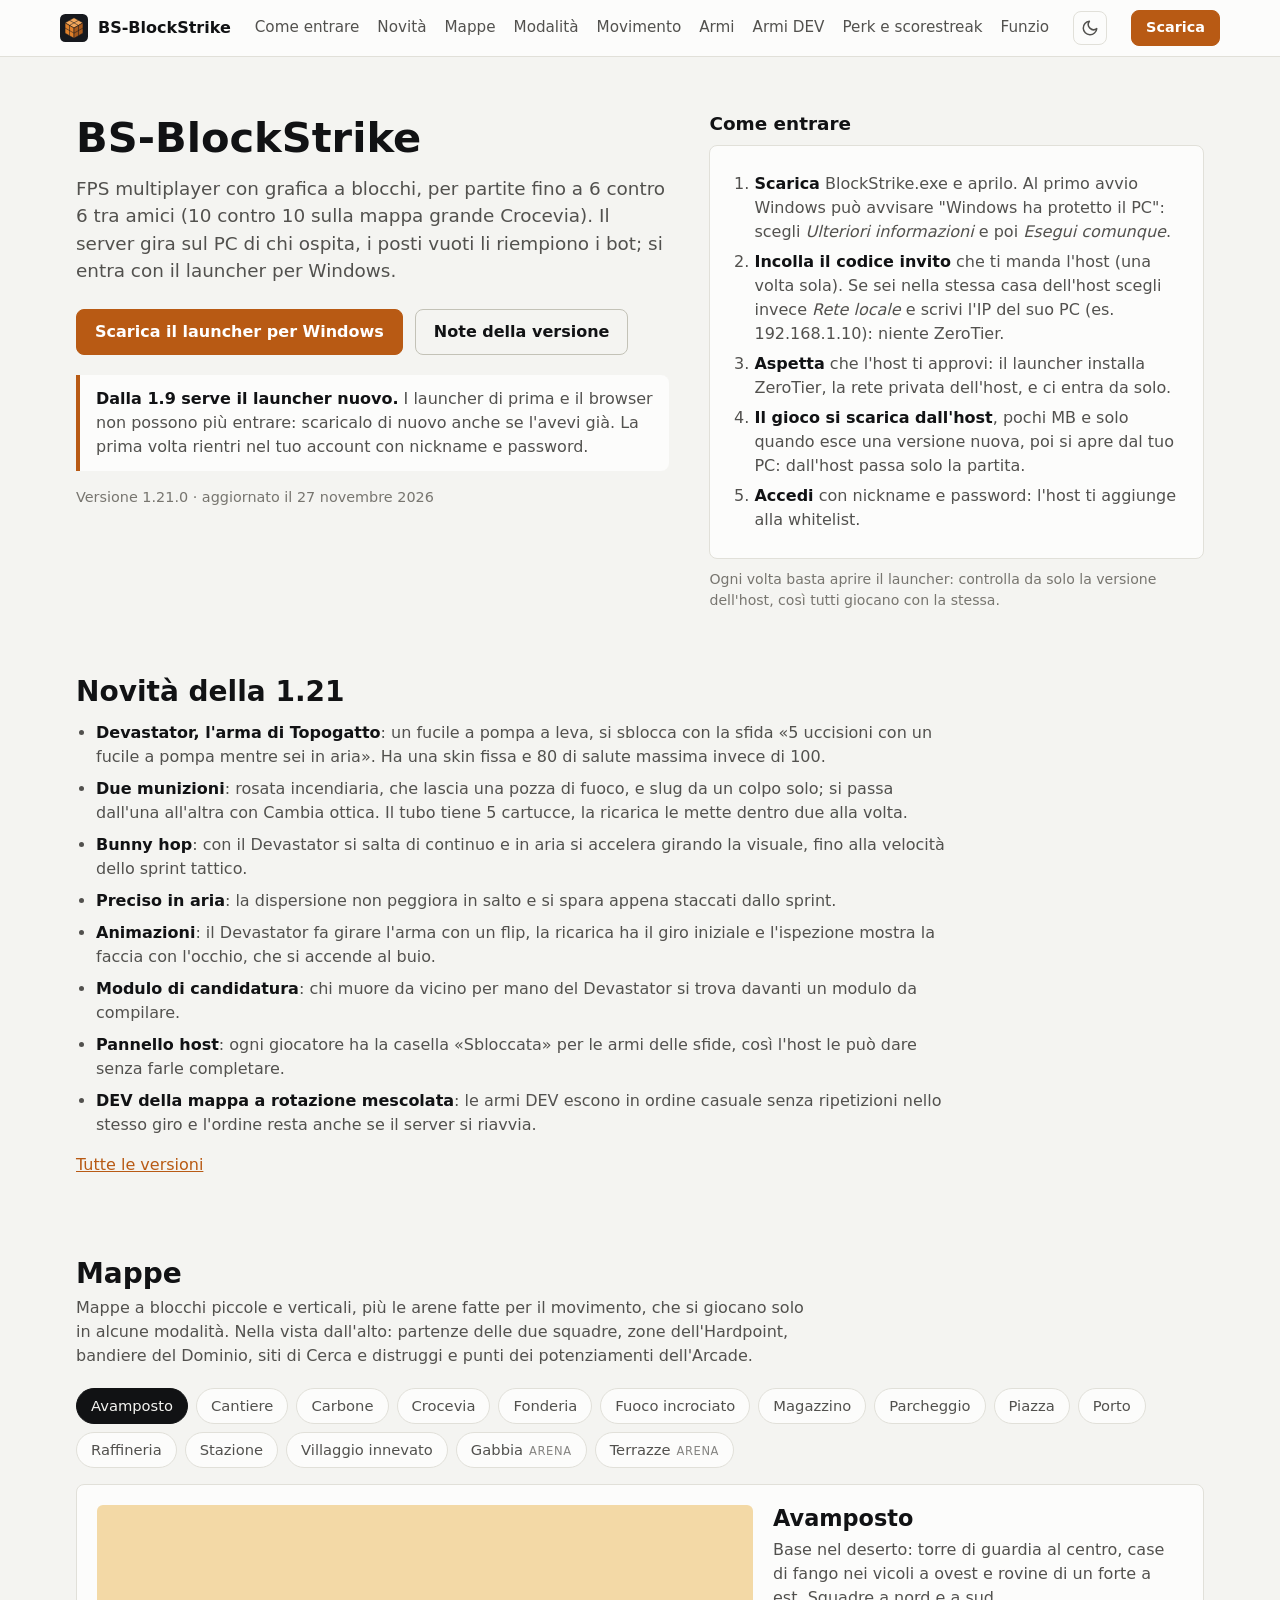
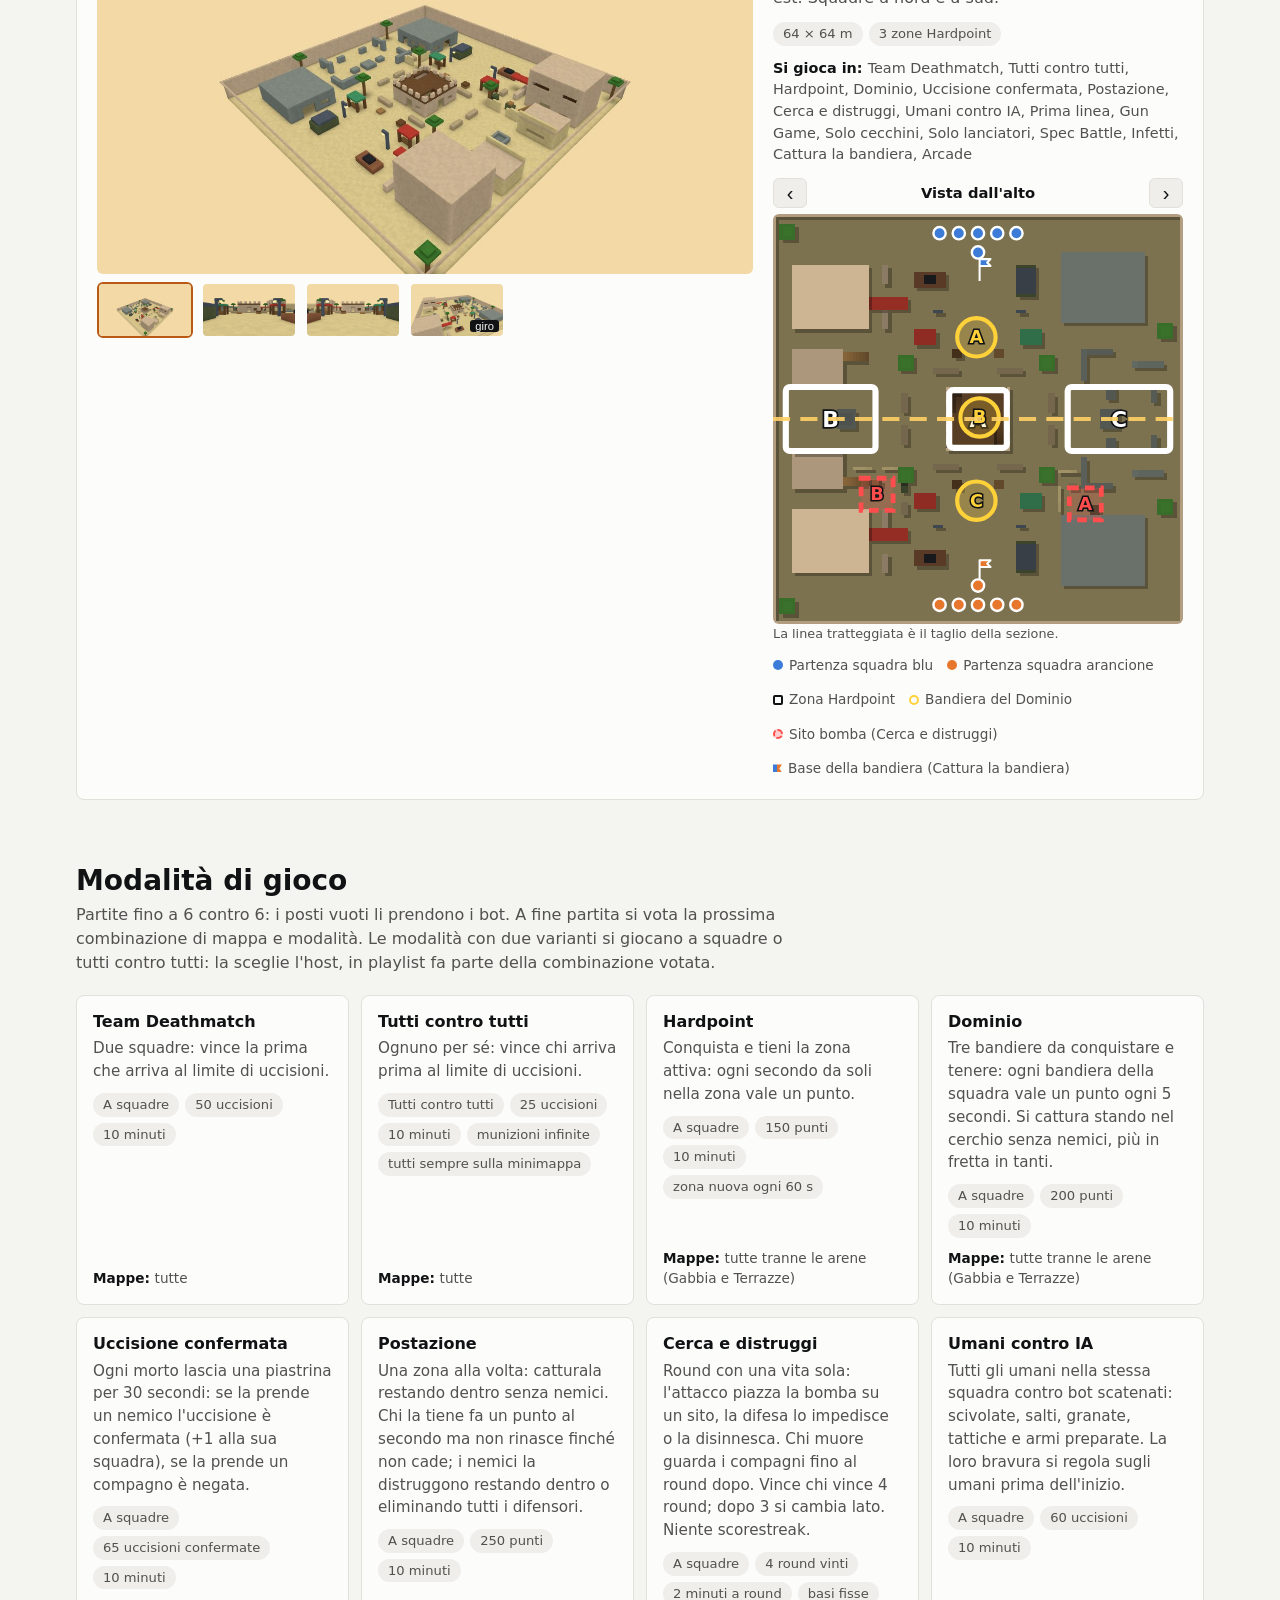
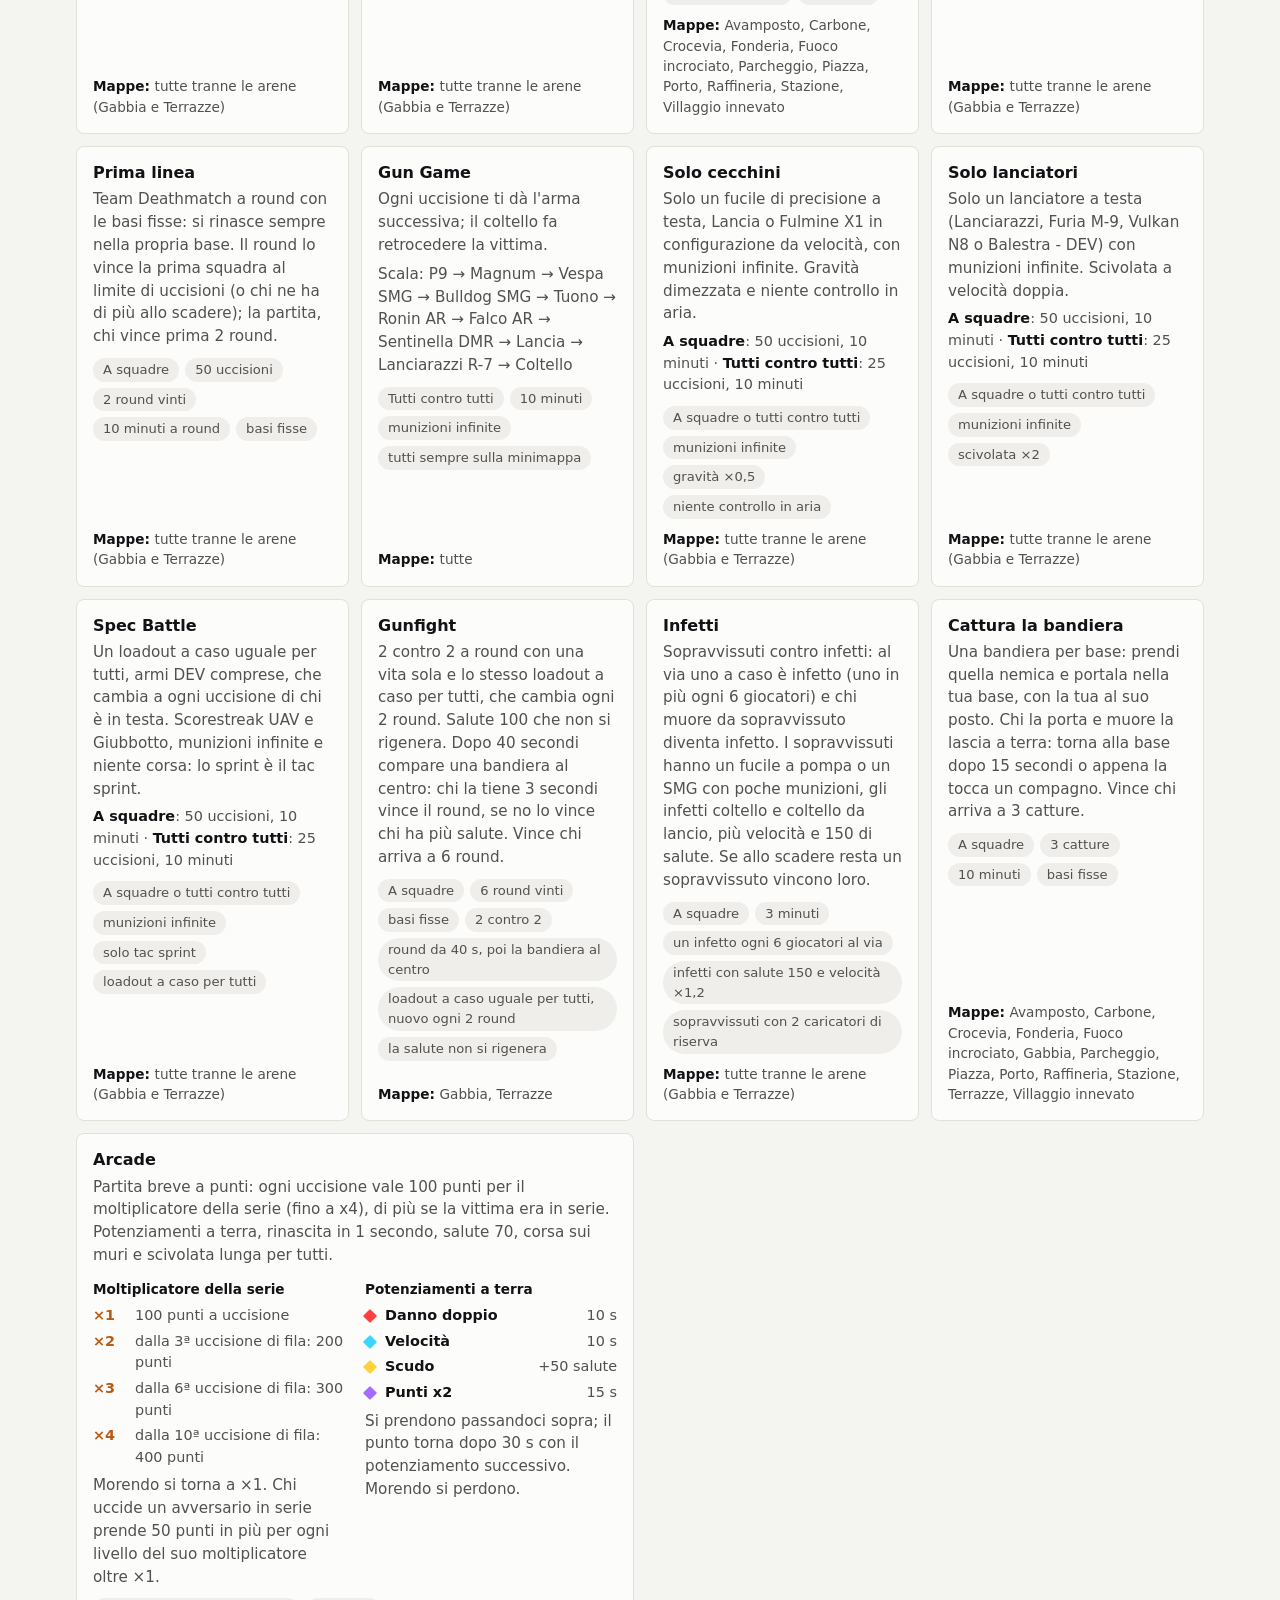
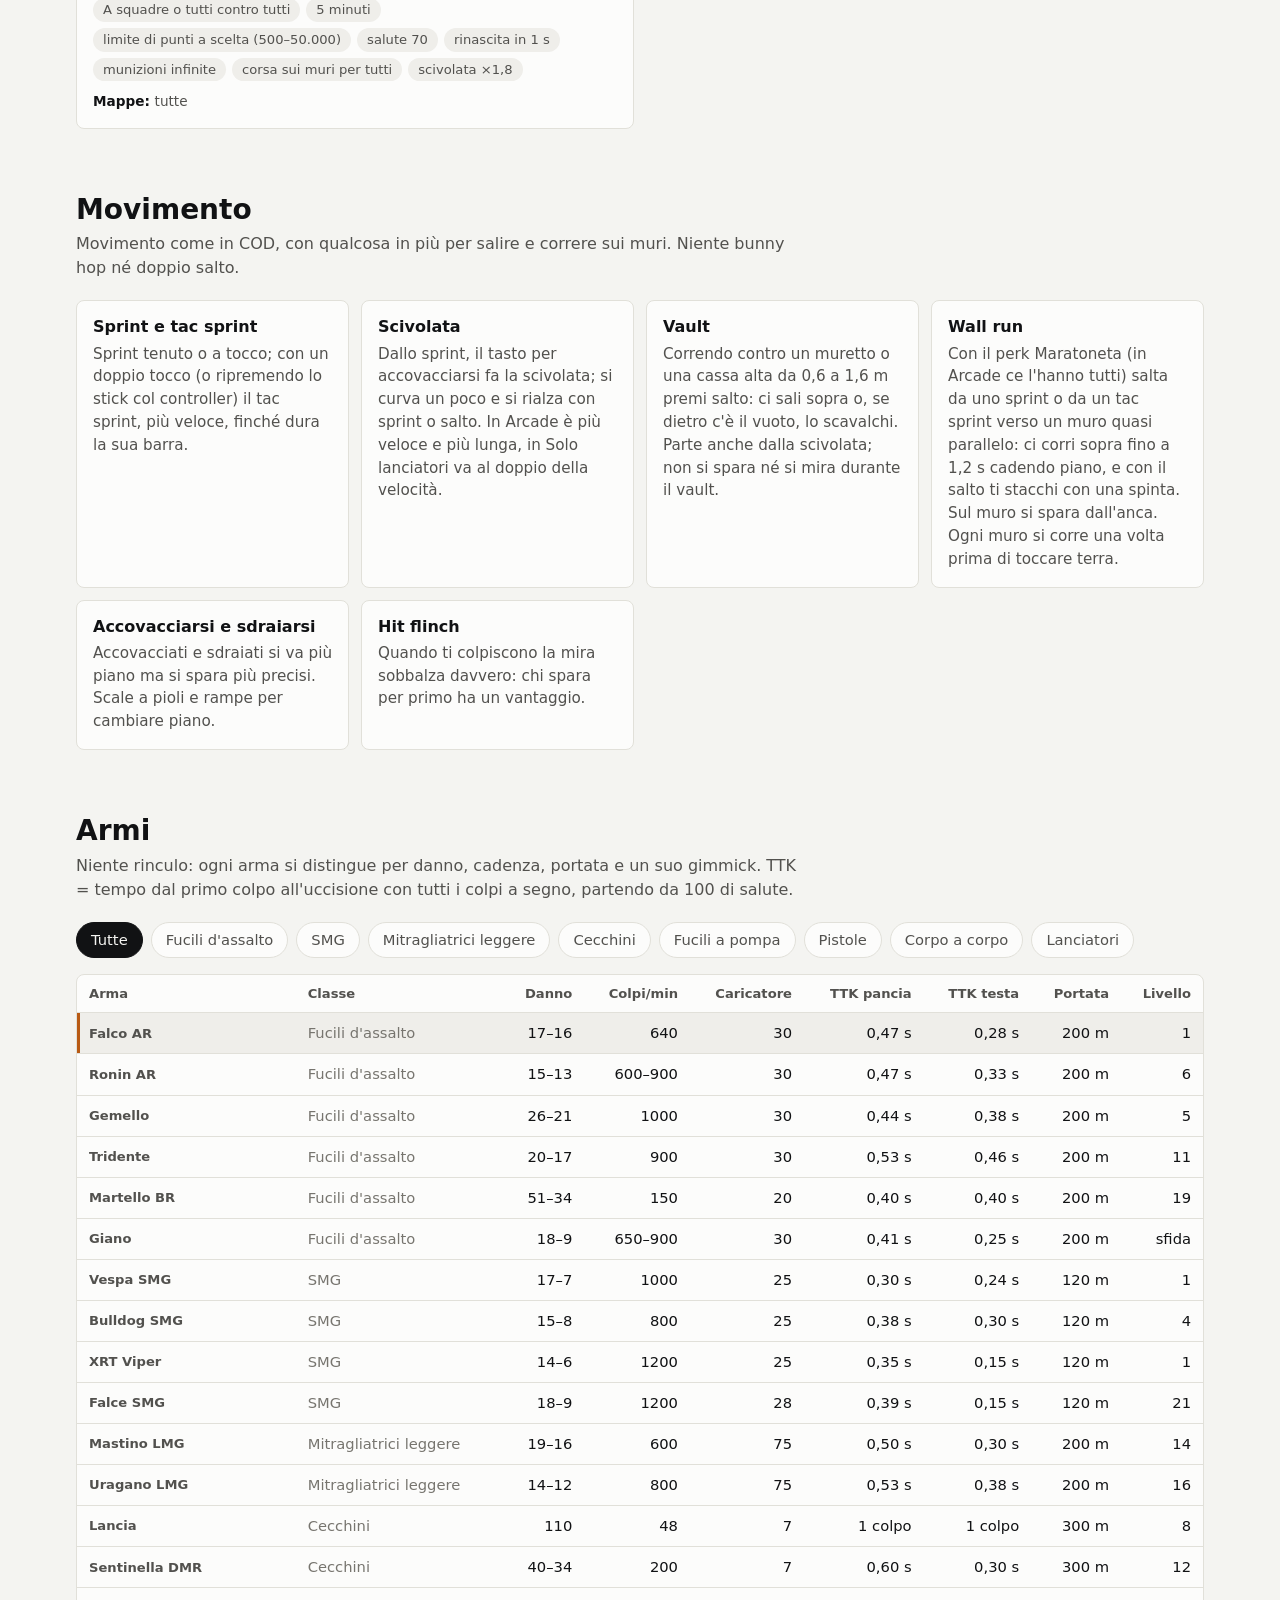
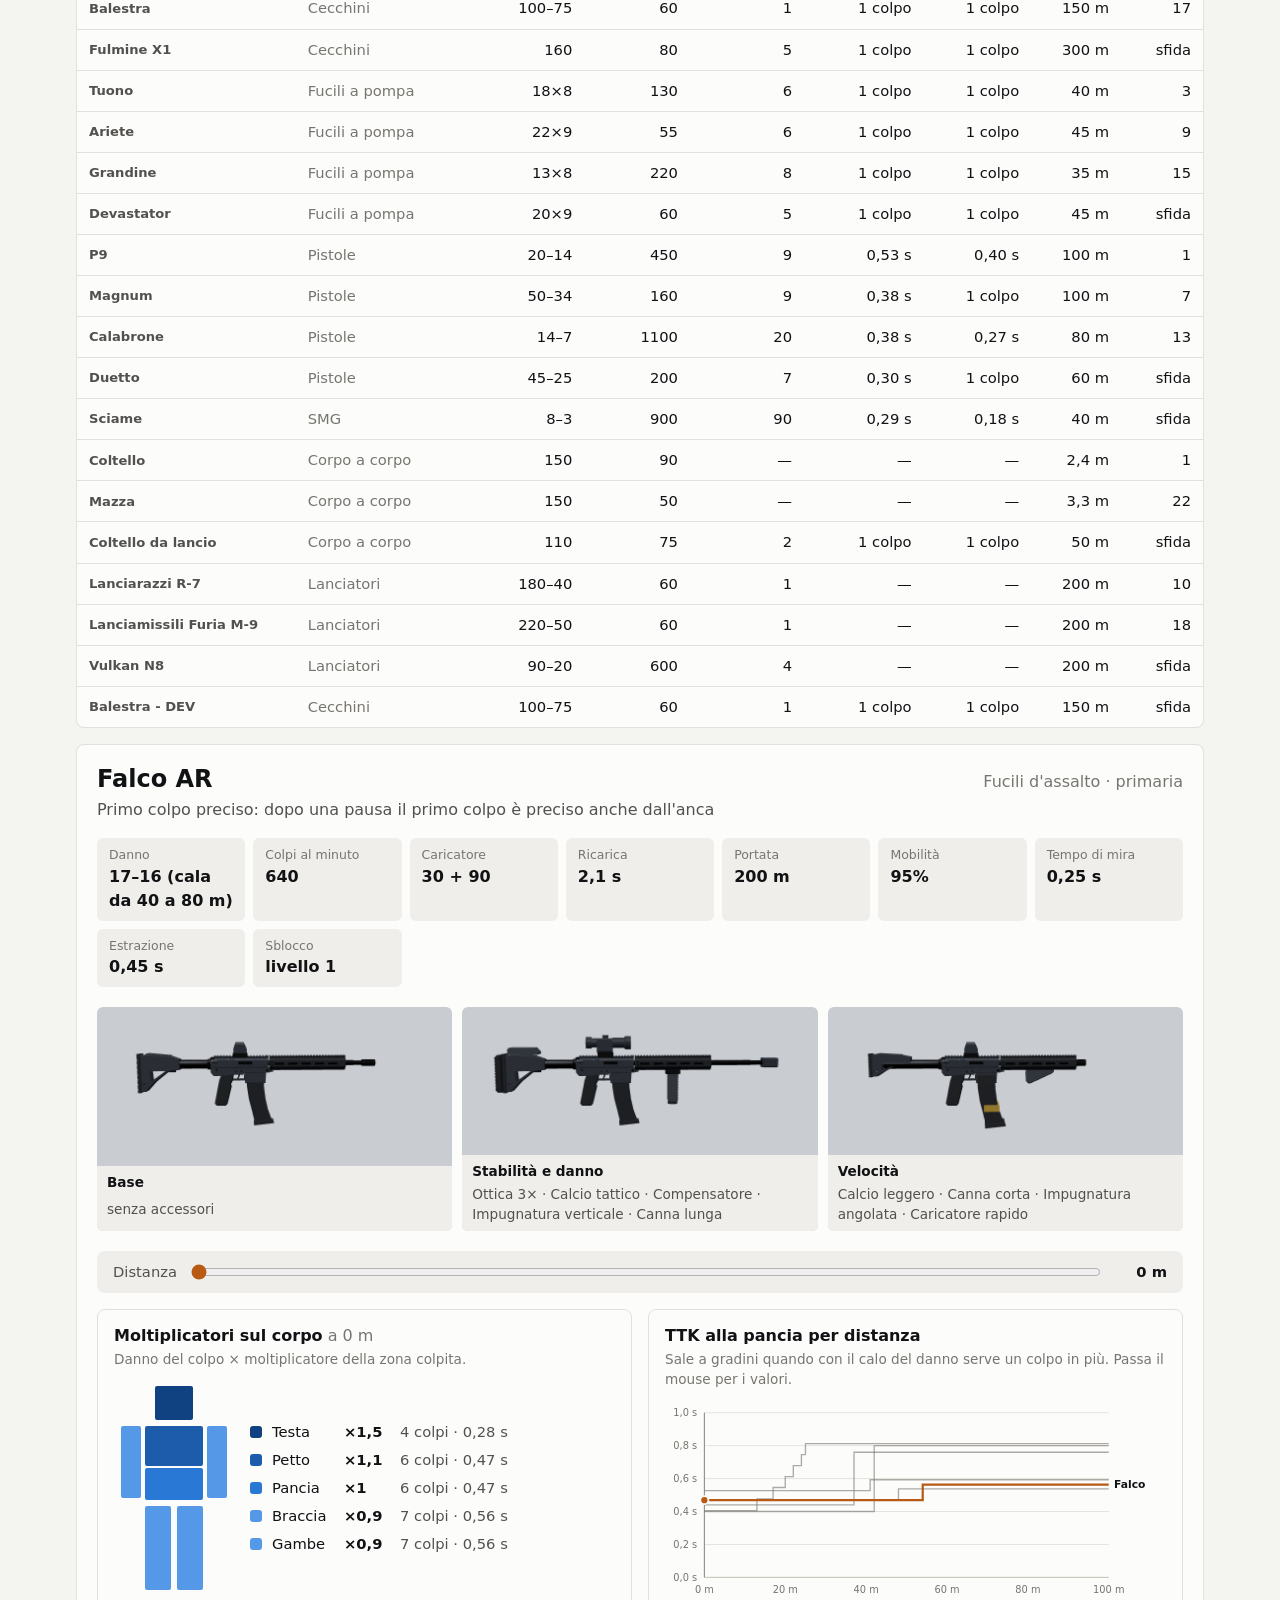
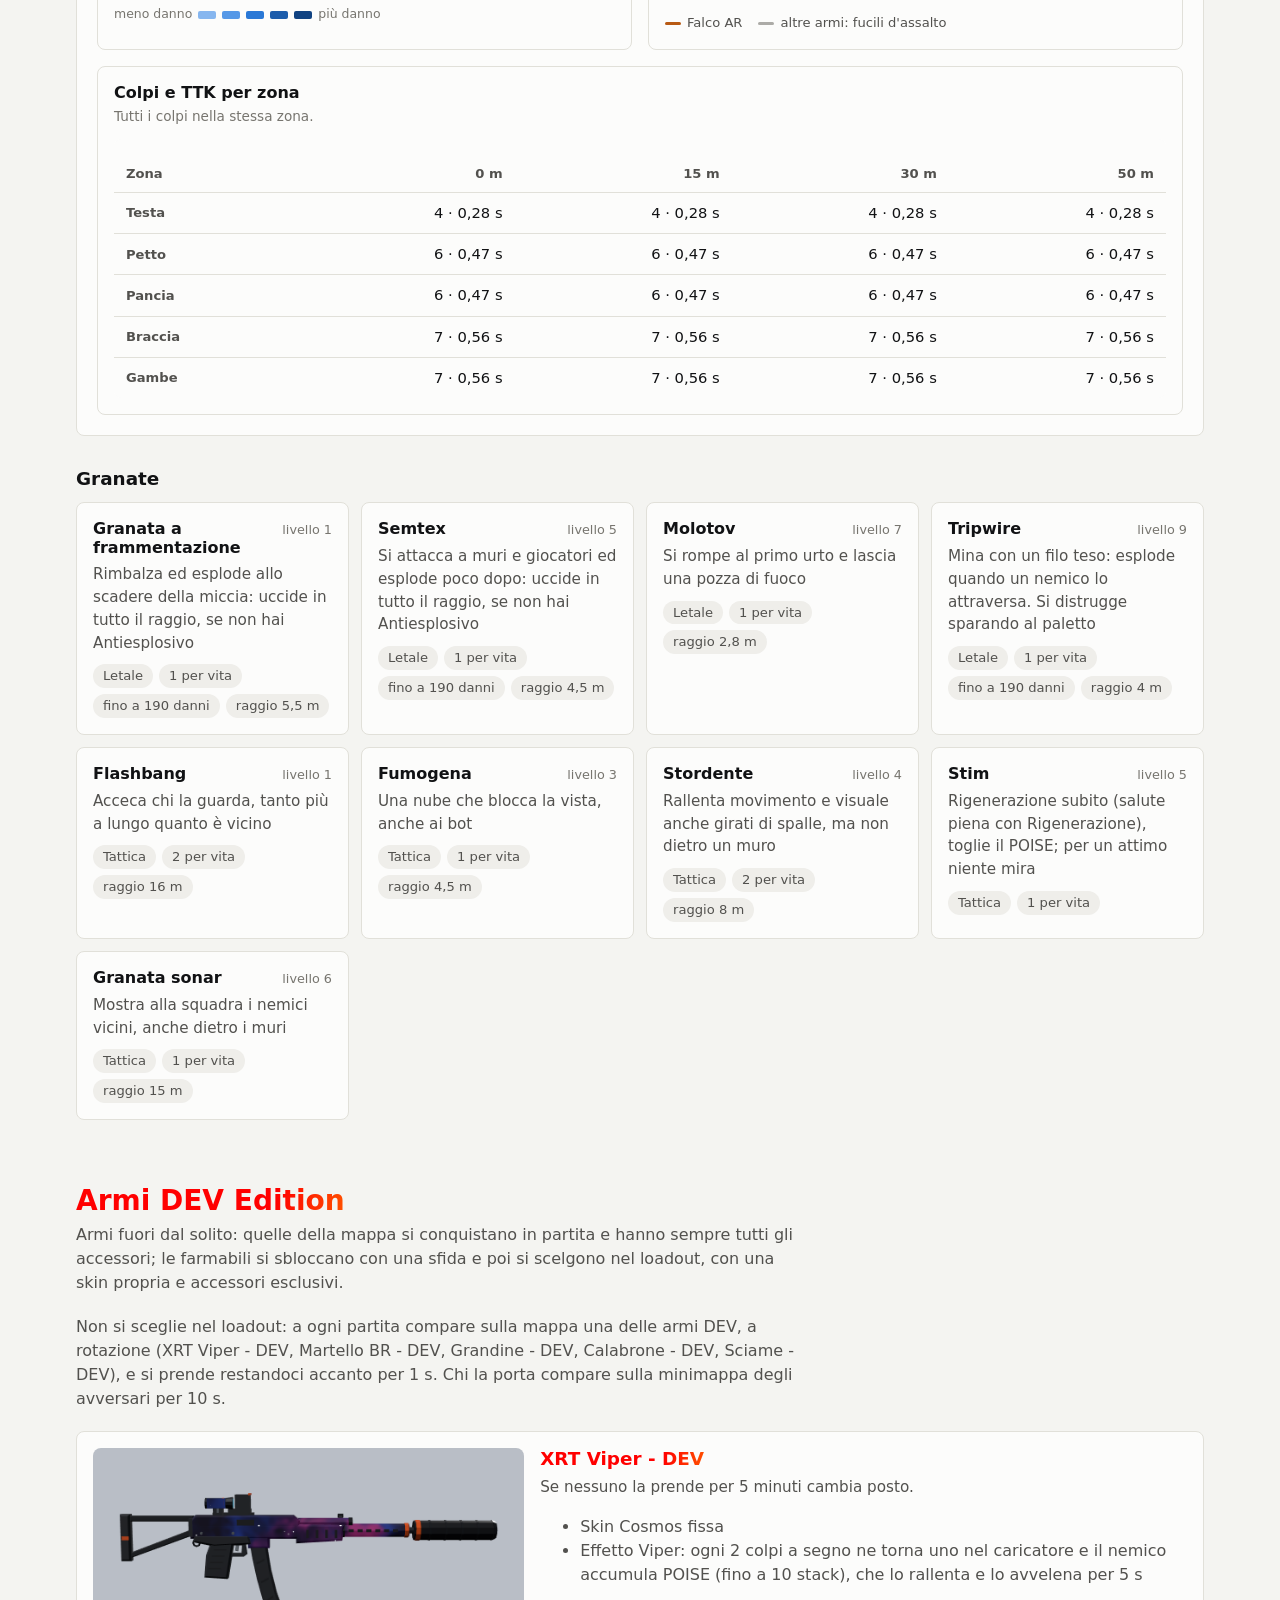
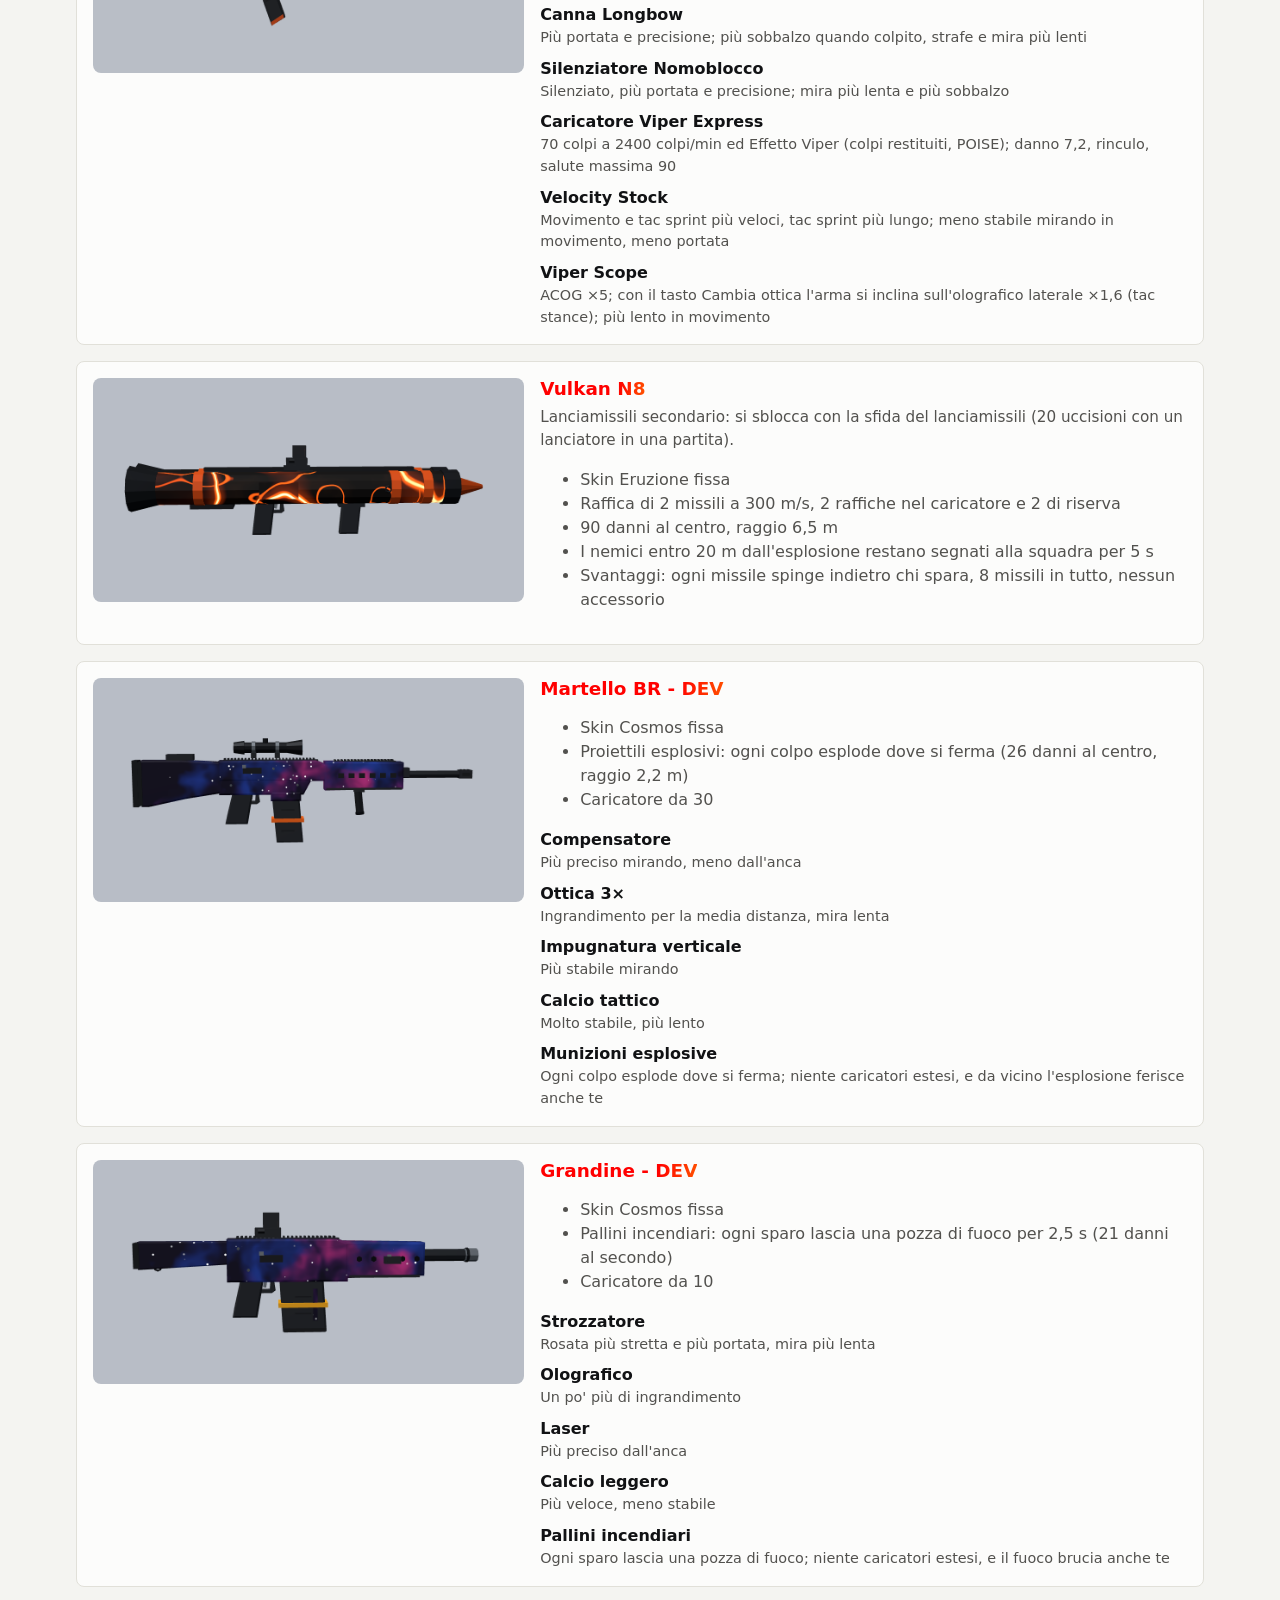
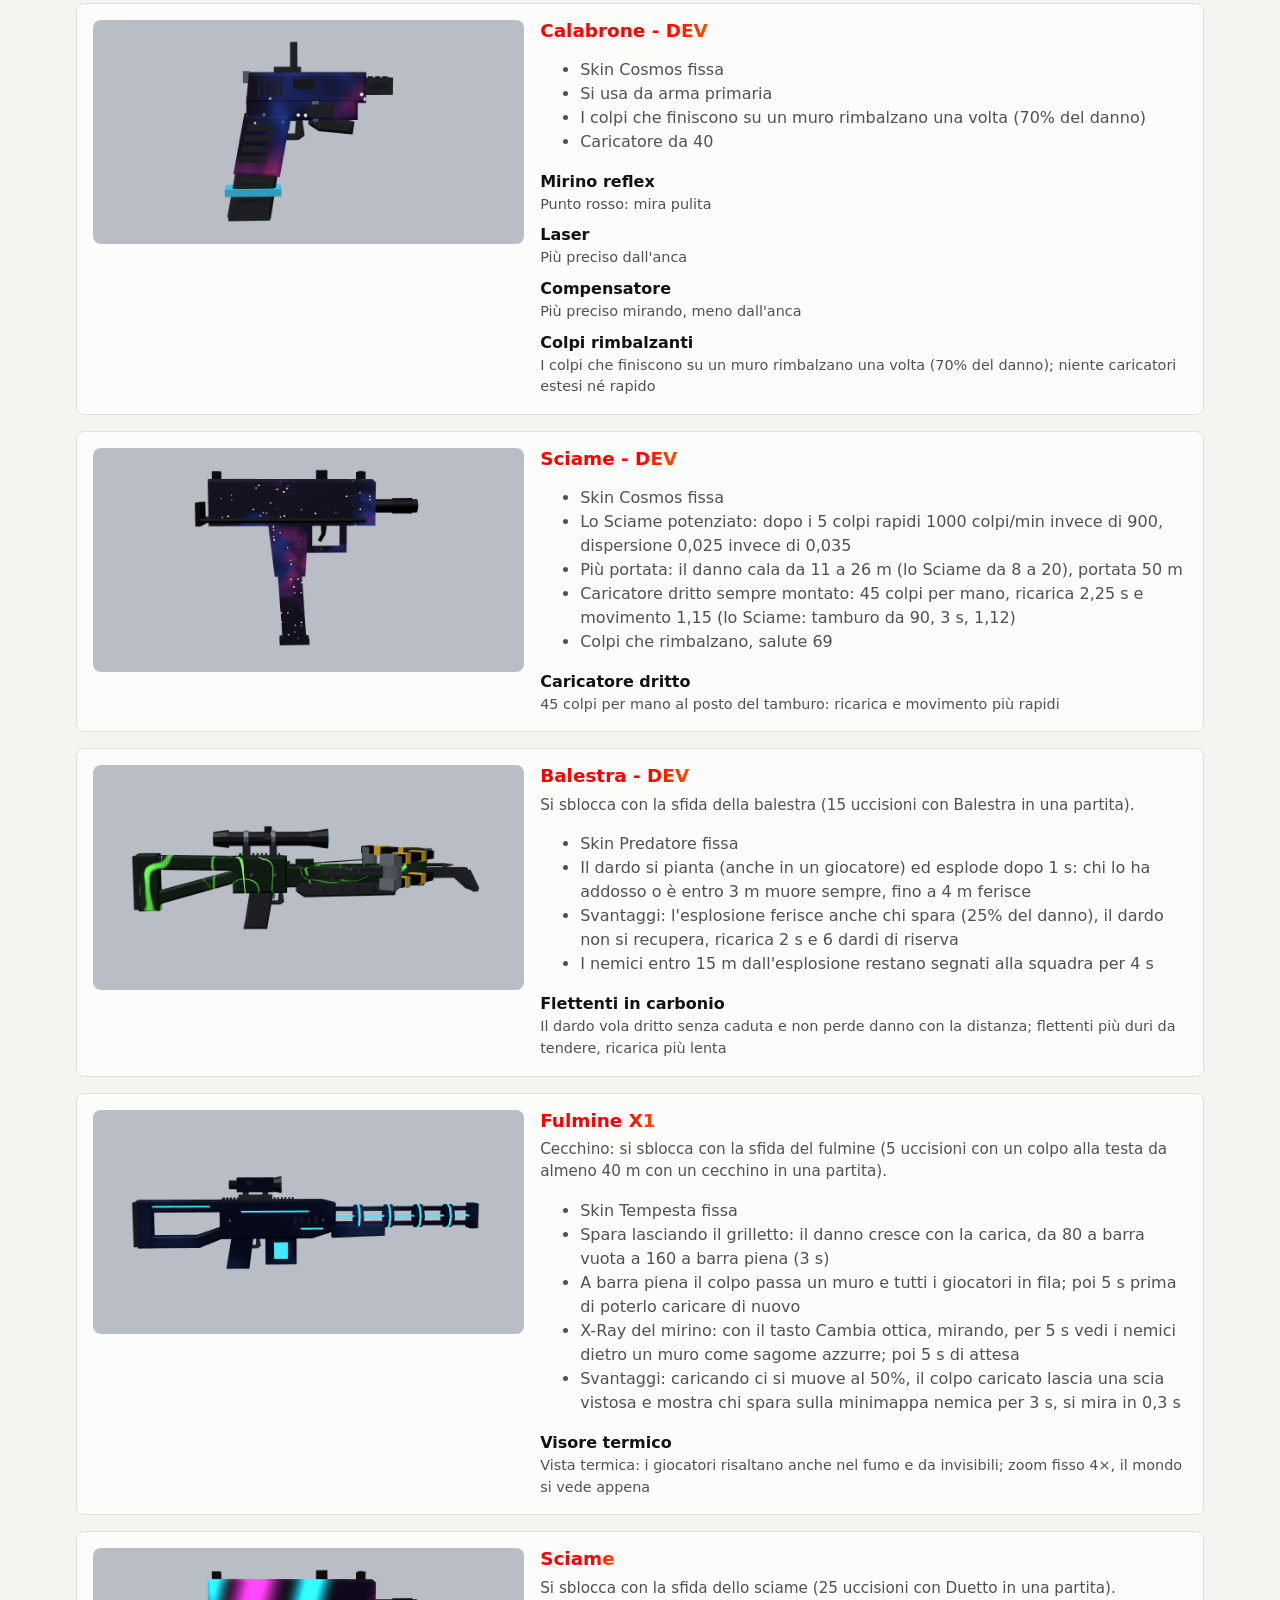
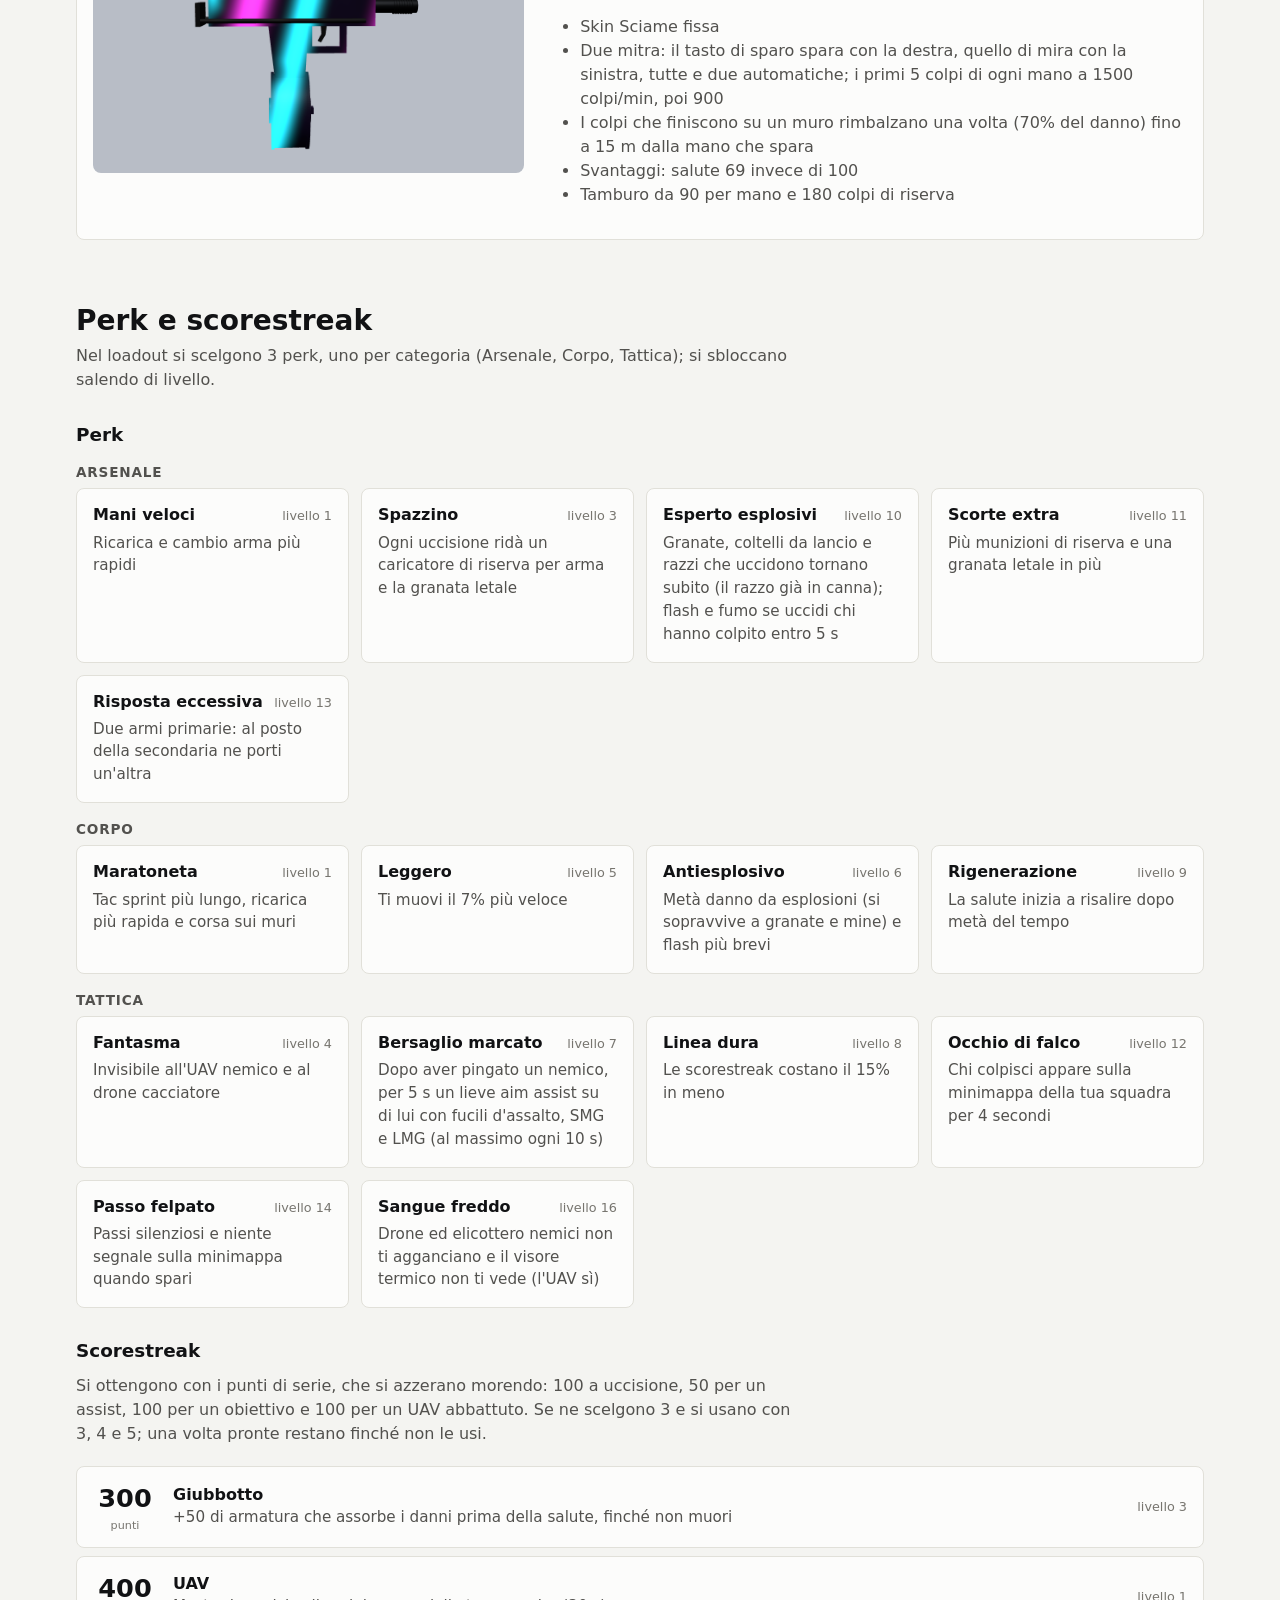
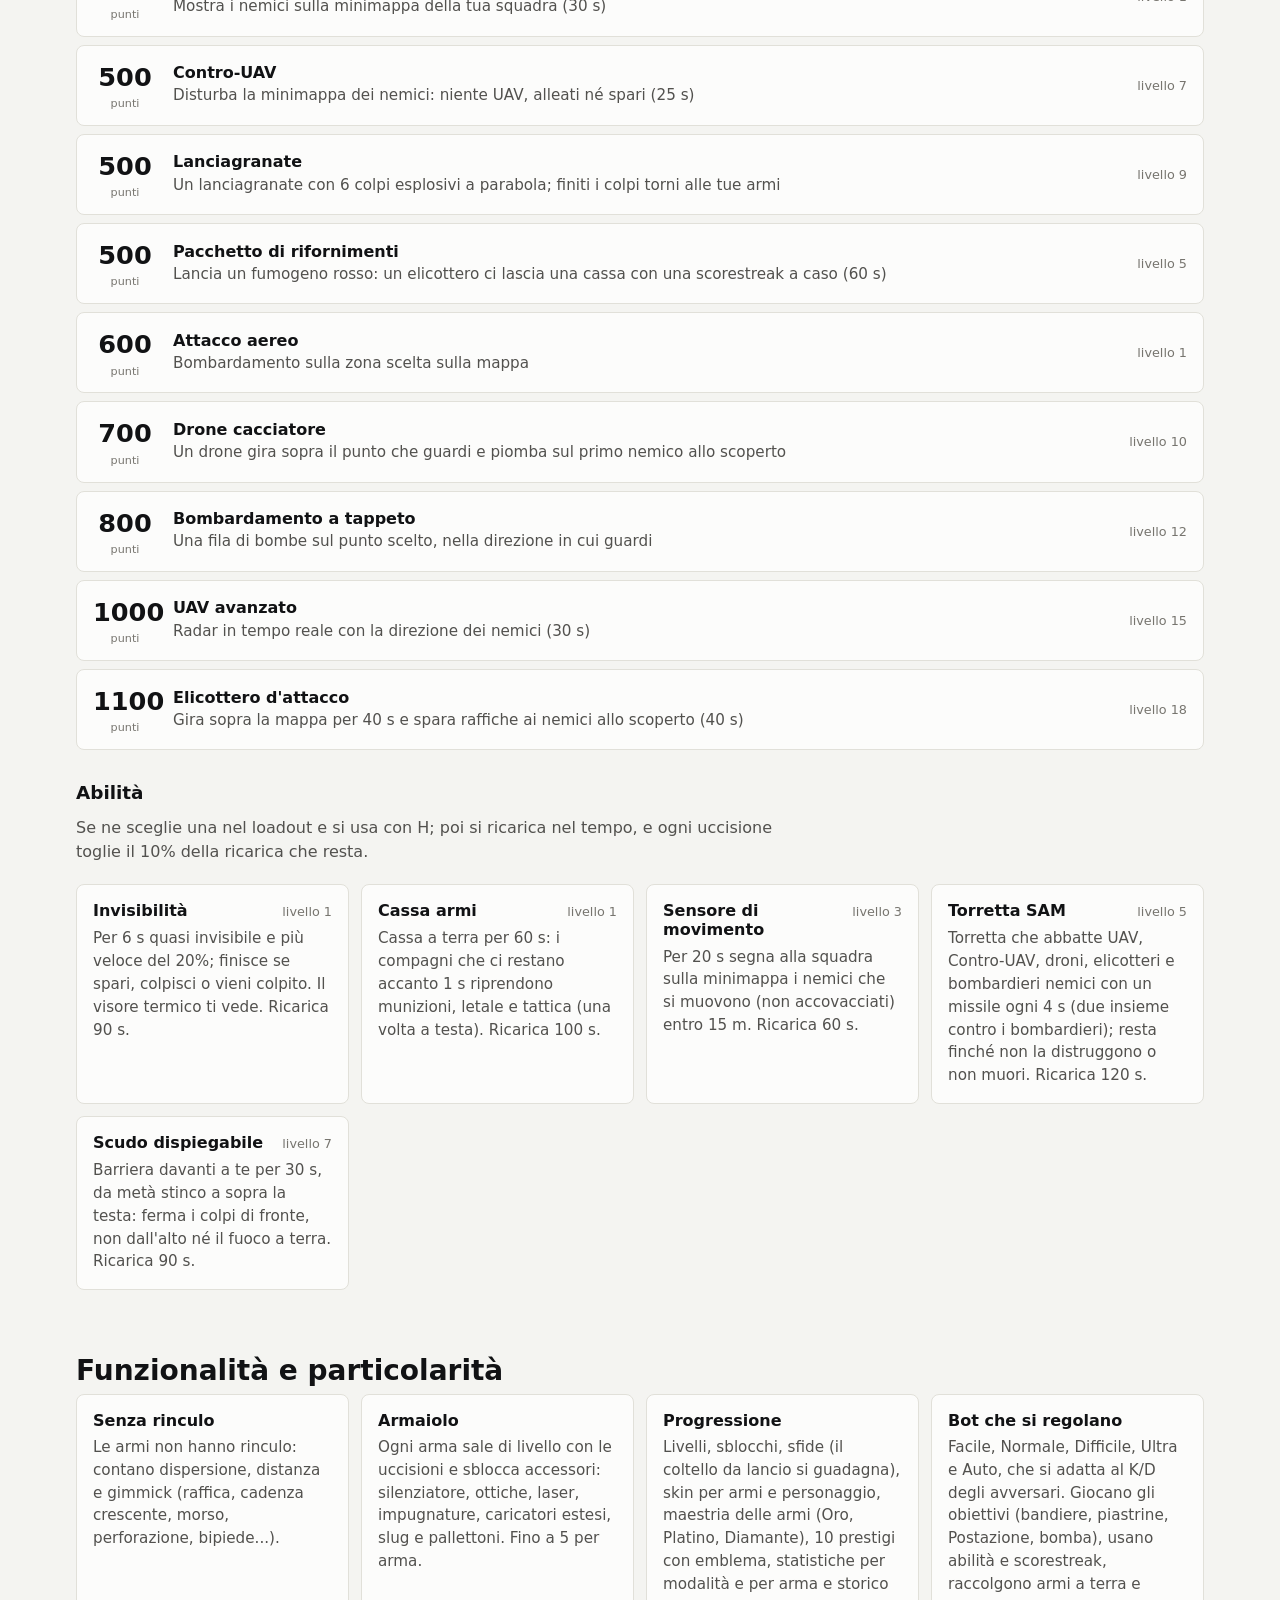
<file: index.html>
<!doctype html>
<html lang="it">
<head>
  <meta charset="utf-8">
  <meta name="viewport" content="width=device-width, initial-scale=1">
  <title>BS-BlockStrike</title>
  <meta name="description" content="FPS multiplayer a blocchi per giocare tra amici con il launcher per Windows: mappe, modalità, movimento, armi con TTK, perk e scorestreak.">
  <link rel="icon" href="icona.svg" type="image/svg+xml">
  <meta name="versione-dati" content="8f1bc74eb0">
  <link rel="stylesheet" href="stile.css?v=25d6c3c2ed">
  <script>
    // Tema scelto a mano (pulsante in alto): applicato prima del disegno per non lampeggiare
    try { const t = localStorage.getItem('bs-tema'); if (t) document.documentElement.dataset.theme = t; } catch { }
  </script>
</head>
<body>
  <header class="barra">
    <a class="marchio" href="#inizio"><img src="icona.svg" alt="" width="28" height="28"> BS-BlockStrike</a>
    <nav aria-label="Sezioni">
      <a href="#entrare">Come entrare</a>
      <a href="#novita">Novità</a>
      <a href="#mappe">Mappe</a>
      <a href="#modalita">Modalità</a>
      <a href="#movimento">Movimento</a>
      <a href="#armi">Armi</a>
      <a href="#armi-dev">Armi DEV</a>
      <a href="#perk">Perk e scorestreak</a>
      <a href="#funzionalita">Funzionalità</a>
    </nav>
    <button class="tema" id="tema" type="button" aria-label="Tema scuro" title="Cambia tema"></button>
    <a class="pulsante piccolo" href="https://github.com/Juan0177/BS-BlockStrike_Public/releases/latest/download/BlockStrike.exe">Scarica</a>
  </header>

  <main>
    <section id="inizio" class="apertura">
      <div class="apertura-testo">
        <h1>BS-BlockStrike</h1>
        <p class="sottotitolo">FPS multiplayer con grafica a blocchi, per partite fino a 6 contro 6 tra amici (10 contro 10 sulla mappa grande Crocevia). Il server gira sul PC di chi ospita, i posti vuoti li riempiono i bot; si entra con il launcher per Windows.</p>
        <div class="azioni">
          <a class="pulsante" href="https://github.com/Juan0177/BS-BlockStrike_Public/releases/latest/download/BlockStrike.exe">Scarica il launcher per Windows</a>
          <a class="pulsante secondario" href="https://github.com/Juan0177/BS-BlockStrike_Public/releases/latest">Note della versione</a>
        </div>
        <p class="avviso"><b>Dalla 1.9 serve il launcher nuovo.</b> I launcher di prima e il browser non possono più entrare: scaricalo di nuovo anche se l'avevi già. La prima volta rientri nel tuo account con nickname e password.</p>
        <p class="versione" id="versione"></p>
      </div>
      <div class="come-entrare" id="entrare">
        <h2>Come entrare</h2>
        <ol class="passi">
          <li><b>Scarica</b> BlockStrike.exe e aprilo. Al primo avvio Windows può avvisare "Windows ha protetto il PC": scegli <i>Ulteriori informazioni</i> e poi <i>Esegui comunque</i>.</li>
          <li><b>Incolla il codice invito</b> che ti manda l'host (una volta sola). Se sei nella stessa casa dell'host scegli invece <i>Rete locale</i> e scrivi l'IP del suo PC (es. 192.168.1.10): niente ZeroTier.</li>
          <li><b>Aspetta</b> che l'host ti approvi: il launcher installa ZeroTier, la rete privata dell'host, e ci entra da solo.</li>
          <li><b>Il gioco si scarica dall'host</b>, pochi MB e solo quando esce una versione nuova, poi si apre dal tuo PC: dall'host passa solo la partita.</li>
          <li><b>Accedi</b> con nickname e password: l'host ti aggiunge alla whitelist.</li>
        </ol>
        <p class="nota-passi">Ogni volta basta aprire il launcher: controlla da solo la versione dell'host, così tutti giocano con la stessa.</p>
      </div>
    </section>

    <section id="novita">
      <h2 id="titolo-novita">Novità</h2>
      <ul class="novita" id="elenco-novita"></ul>
      <p><a href="https://github.com/Juan0177/BS-BlockStrike_Public/releases">Tutte le versioni</a></p>
    </section>

    <section id="mappe">
      <h2>Mappe</h2>
      <p class="intro">Mappe a blocchi piccole e verticali, più le arene fatte per il movimento, che si giocano solo in alcune modalità. Nella vista dall'alto: partenze delle due squadre, zone dell'Hardpoint, bandiere del Dominio, siti di Cerca e distruggi e punti dei potenziamenti dell'Arcade.</p>
      <div class="schede" role="tablist" id="schede-mappe"></div>
      <div id="mappa"></div>
    </section>

    <section id="modalita">
      <h2>Modalità di gioco</h2>
      <p class="intro" id="intro-modalita"></p>
      <div class="griglia" id="elenco-modalita"></div>
    </section>

    <section id="movimento">
      <h2>Movimento</h2>
      <p class="intro">Movimento come in COD, con qualcosa in più per salire e correre sui muri. Niente bunny hop né doppio salto.</p>
      <div class="griglia">
        <article class="voce"><h4>Sprint e tac sprint</h4><p>Sprint tenuto o a tocco; con un doppio tocco (o ripremendo lo stick col controller) il tac sprint, più veloce, finché dura la sua barra.</p></article>
        <article class="voce"><h4>Scivolata</h4><p>Dallo sprint, il tasto per accovacciarsi fa la scivolata; si curva un poco e si rialza con sprint o salto. In Arcade è più veloce e più lunga, in Solo lanciatori va al doppio della velocità.</p></article>
        <article class="voce"><h4>Vault</h4><p id="testo-vault"></p></article>
        <article class="voce"><h4>Wall run</h4><p id="testo-wall-run"></p></article>
        <article class="voce"><h4>Accovacciarsi e sdraiarsi</h4><p>Accovacciati e sdraiati si va più piano ma si spara più precisi. Scale a pioli e rampe per cambiare piano.</p></article>
        <article class="voce"><h4>Hit flinch</h4><p>Quando ti colpiscono la mira sobbalza davvero: chi spara per primo ha un vantaggio.</p></article>
      </div>
    </section>

    <section id="armi">
      <h2>Armi</h2>
      <p class="intro">Niente rinculo: ogni arma si distingue per danno, cadenza, portata e un suo gimmick. TTK = tempo dal primo colpo all'uccisione con tutti i colpi a segno, partendo da <span id="salute"></span> di salute.</p>
      <div class="filtri" id="filtri-armi" role="group" aria-label="Classe"></div>
      <div class="tabella-scorre">
        <table class="tabella" id="tabella-armi"></table>
      </div>
      <div id="arma"></div>
      <h3>Granate</h3>
      <div class="griglia" id="elenco-granate"></div>
    </section>

    <section id="armi-dev">
      <h2 class="nome-gradiente">Armi DEV Edition</h2>
      <p class="intro">Armi fuori dal solito: quelle della mappa si conquistano in partita e hanno sempre tutti gli accessori; le farmabili si sbloccano con una sfida e poi si scelgono nel loadout, con una skin propria e accessori esclusivi.</p>
      <p class="intro" id="come-armi-dev"></p>
      <div class="armi-dev" id="elenco-armi-dev"></div>
    </section>

    <section id="perk">
      <h2>Perk e scorestreak</h2>
      <p class="intro" id="intro-perk"></p>
      <h3>Perk</h3>
      <div id="elenco-perk"></div>
      <h3>Scorestreak</h3>
      <p class="intro" id="intro-streak"></p>
      <ol class="streak" id="elenco-streak"></ol>
      <h3>Abilità</h3>
      <p class="intro" id="intro-abilita"></p>
      <div class="griglia" id="elenco-abilita"></div>
    </section>

    <section id="funzionalita">
      <h2>Funzionalità e particolarità</h2>
      <div class="griglia">
        <article class="voce"><h4>Senza rinculo</h4><p>Le armi non hanno rinculo: contano dispersione, distanza e gimmick (raffica, cadenza crescente, morso, perforazione, bipiede...).</p></article>
        <article class="voce"><h4>Armaiolo</h4><p>Ogni arma sale di livello con le uccisioni e sblocca accessori: silenziatore, ottiche, laser, impugnature, caricatori estesi, slug e pallettoni. Fino a 5 per arma.</p></article>
        <article class="voce"><h4>Progressione</h4><p>Livelli, sblocchi, sfide (il coltello da lancio si guadagna), skin per armi e personaggio, maestria delle armi (Oro, Platino, Diamante), 10 prestigi con emblema, statistiche per modalità e per arma e storico delle partite.</p></article>
        <article class="voce"><h4>Bot che si regolano</h4><p>Facile, Normale, Difficile, Ultra e Auto, che si adatta al K/D degli avversari. Giocano gli obiettivi (bandiere, piastrine, Postazione, bomba), usano abilità e scorestreak, raccolgono armi a terra e potenziamenti, scavalcano i muretti, escono dal fuoco e saltano le tripwire.</p></article>
        <article class="voce"><h4>Playlist continua</h4><p>Squadre pari completate dai bot; la prima partita è a sorpresa, poi si vota la prossima sotto i risultati e parte da sola. Le modalità escono solo sulle mappe adatte.</p></article>
        <article class="voce"><h4>Ping alla squadra</h4><p>Con la rotella o X segnali il nemico nel mirino o un punto. Il ping su un nemico lo segue per qualche secondo e richiama alcuni bot liberi, senza mandarli tutti.</p></article>
        <article class="voce"><h4>Armi a terra</h4><p>Chi muore lascia l'arma che aveva in mano: la raccogli con E al posto della tua.</p></article>
        <article class="voce"><h4>Killcam e replay</h4><p>Killcam in prima persona, negli occhi di chi ti ha ucciso, e a fine partita il replay della giocata migliore.</p></article>
        <article class="voce"><h4>Editor di mappe</h4><p>Un editor a blocchi per costruire nuove mappe, con rampe, spawn, zone dell'Hardpoint, bandiere del Dominio e siti di Cerca e distruggi.</p></article>
        <article class="voce"><h4>Server sul PC dell'host</h4><p>Nessun server a pagamento: l'host avvia il gioco e gli amici entrano solo con il launcher, attraverso la rete privata ZeroTier dell'host, senza toccare il router. Il launcher scarica il gioco dall'host quando cambia versione: si gioca sempre tutti con la stessa.</p></article>
        <article class="voce"><h4>Mouse e tastiera o controller</h4><p>Si gioca anche con un controller Xbox, PlayStation o compatibile: comandi in stile console tutti riassegnabili, sensibilità e curva degli stick regolabili, vibrazione ai colpi subiti e i menu che si usano con la croce. La mira assistita è leggera, solo per chi usa il controller, e l'host la può spegnere.</p></article>
        <article class="voce"><h4>Dal launcher</h4><p>Il gioco, fatto con Three.js, si apre dal launcher in una finestra di Edge e gira dal tuo PC. Quattro livelli di grafica, da Bassa a Ultra con le ombre degli edifici.</p></article>
      </div>
    </section>
  </main>

  <footer class="piede">
    <p id="aggiornato"></p>
    <p>Sito generato dalla configurazione del gioco a ogni aggiornamento. <a href="https://github.com/Juan0177/BS-BlockStrike_Public">Launcher e sito su GitHub</a></p>
  </footer>

  <div class="suggerimento" id="suggerimento" role="status" hidden></div>
  <script type="module" src="sito.js?v=14fe174b53"></script>
</body>
</html>
</file>
<file: stile.css>
/* Sito di BS-BlockStrike: tinte unite, niente sfumature né effetti luminosi. Chiaro o scuro secondo il sistema. */

:root {
  color-scheme: light;
  --pagina: #f4f4f1;
  --superficie: #fcfcfb;
  --superficie-2: #efeeea;
  --testo: #111214;
  --secondario: #52514e;
  --tenue: #77756f;
  --linea: #e1e0d9;
  --asse: #c3c2b7;
  --accento: #b85a14;
  --su-accento: #ffffff;
  --squadra-0: #3d7bd9;
  --squadra-1: #e8772e;
  /* Moltiplicatori di danno: una sola tinta, dal più basso al più alto */
  --m1: #86b6ef; --m2: #5598e7; --m3: #2a78d6; --m4: #1c5cab; --m5: #104281;
  --z-testa: #b9b7ae; --z-petto: #cfcdc4; --z-pancia: #c6c4bb; --z-braccia: #dad8d0; --z-gambe: #d4d2c9;
  --raggio: 8px;
  font-family: system-ui, -apple-system, "Segoe UI", sans-serif;
}
@media (prefers-color-scheme: dark) {
  :root:not([data-theme="light"]) {
    color-scheme: dark;
    --pagina: #111214;
    --superficie: #1a1b1e;
    --superficie-2: #232429;
    --testo: #eeeeec;
    --secondario: #b9bcc2;
    --tenue: #8a8f98;
    --linea: #2c2e33;
    --asse: #3a3c42;
    --accento: #d9772a;
    --su-accento: #111214;
    --m1: #184f95; --m2: #256abf; --m3: #3987e5; --m4: #6da7ec; --m5: #9ec5f4;
    --z-testa: #4a4d55; --z-petto: #3b3e45; --z-pancia: #363940; --z-braccia: #2f3238; --z-gambe: #2c2f35;
  }
}
:root[data-theme="dark"] {
  color-scheme: dark;
  --pagina: #111214; --superficie: #1a1b1e; --superficie-2: #232429; --testo: #eeeeec; --secondario: #b9bcc2;
  --tenue: #8a8f98; --linea: #2c2e33; --asse: #3a3c42; --accento: #d9772a; --su-accento: #111214;
  --m1: #184f95; --m2: #256abf; --m3: #3987e5; --m4: #6da7ec; --m5: #9ec5f4;
  --z-testa: #4a4d55; --z-petto: #3b3e45; --z-pancia: #363940; --z-braccia: #2f3238; --z-gambe: #2c2f35;
}

* { box-sizing: border-box; }
html { scroll-behavior: smooth; scroll-padding-top: 72px; }
body { margin: 0; background: var(--pagina); color: var(--testo); line-height: 1.5; font-size: 16px; }
a { color: var(--accento); }
h1, h2, h3, h4 { line-height: 1.2; margin: 0; }
h2 { font-size: 1.75rem; margin-bottom: 6px; }
h3 { font-size: 1.15rem; margin: 32px 0 12px; }
h4 { font-size: 1rem; }
img { max-width: 100%; display: block; }

/* --- Barra in alto --- */
.barra {
  position: sticky; top: 0; z-index: 10;
  display: flex; align-items: center; gap: 24px;
  padding: 10px max(16px, calc((100% - 1160px) / 2));
  background: var(--superficie); border-bottom: 1px solid var(--linea);
}
.marchio { display: flex; align-items: center; gap: 10px; font-weight: 700; color: var(--testo); text-decoration: none; white-space: nowrap; }
.barra nav { display: flex; gap: 18px; overflow-x: auto; flex: 1; scrollbar-width: none; }
.barra nav a { color: var(--secondario); text-decoration: none; white-space: nowrap; font-size: 0.95rem; }
.barra nav a:hover { color: var(--testo); }

.tema {
  width: 34px; height: 34px; flex: none; border-radius: var(--raggio); cursor: pointer;
  background: transparent; border: 1px solid var(--linea); color: var(--secondario); display: grid; place-items: center;
}
.tema:hover { color: var(--testo); border-color: var(--asse); }
.tema svg { width: 18px; height: 18px; }

.pulsante {
  display: inline-block; padding: 10px 18px; border-radius: var(--raggio);
  background: var(--accento); color: var(--su-accento); font-weight: 600; text-decoration: none; border: 1px solid var(--accento);
}
.pulsante:hover { filter: brightness(1.08); }
.pulsante.secondario { background: transparent; color: var(--testo); border-color: var(--asse); }
.pulsante.piccolo { padding: 6px 14px; font-size: 0.9rem; white-space: nowrap; }

main { max-width: 1160px; margin: 0 auto; padding: 0 16px; }
section { padding: 56px 0 8px; }
.intro { color: var(--secondario); margin: 4px 0 20px; max-width: 72ch; }

/* --- Apertura --- */
.apertura { display: grid; grid-template-columns: 1.2fr 1fr; gap: 40px; align-items: start; padding-top: 56px; }
.apertura h1 { font-size: 2.6rem; }
.sottotitolo { font-size: 1.15rem; color: var(--secondario); margin: 12px 0 24px; }
.azioni { display: flex; flex-wrap: wrap; gap: 12px; }
.versione { color: var(--tenue); font-size: 0.9rem; margin-top: 16px; }
.avviso { margin: 20px 0 0; padding: 12px 16px; border-left: 4px solid var(--accento); background: var(--superficie); border-radius: 0 var(--raggio) var(--raggio) 0; color: var(--secondario); max-width: 60ch; }
.avviso b { color: var(--testo); }
.come-entrare h2 { font-size: 1.15rem; margin-bottom: 10px; }
.passi { margin: 0; padding: 20px 20px 20px 44px; background: var(--superficie); border: 1px solid var(--linea); border-radius: var(--raggio); }
.passi li { margin: 6px 0; color: var(--secondario); }
.passi b { color: var(--testo); }
.nota-passi { font-size: 0.88rem; color: var(--tenue); margin: 10px 0 0; }

/* --- Novità --- */
.novita { margin: 12px 0; padding: 0 0 0 20px; display: grid; gap: 8px; max-width: 86ch; }
.novita li { color: var(--secondario); }
.novita b { color: var(--testo); }

/* --- Schede e filtri --- */
.schede, .filtri { display: flex; flex-wrap: wrap; gap: 8px; margin-bottom: 16px; }
.schede button, .filtri button {
  font: inherit; font-size: 0.92rem; padding: 6px 14px; border-radius: 999px; cursor: pointer;
  background: var(--superficie); color: var(--secondario); border: 1px solid var(--linea);
}
.schede button[aria-selected="true"], .filtri button[aria-pressed="true"] { background: var(--testo); color: var(--pagina); border-color: var(--testo); }
.schede button small { margin-left: 6px; font-size: 0.72rem; text-transform: uppercase; letter-spacing: 0.05em; opacity: 0.7; }

.riquadro { background: var(--superficie); border: 1px solid var(--linea); border-radius: var(--raggio); padding: 20px; }

/* --- Mappe --- */
.mappa { display: grid; grid-template-columns: minmax(0, 1.6fr) minmax(0, 1fr); gap: 20px; }
.galleria .grande { aspect-ratio: 16 / 9; width: 100%; object-fit: cover; border-radius: 6px; background: var(--superficie-2); }
.miniature { display: flex; gap: 8px; margin-top: 8px; }
.miniature button { padding: 0; border: 2px solid transparent; border-radius: 6px; background: none; cursor: pointer; flex: 0 1 96px; min-width: 0; }
.miniature button[aria-pressed="true"] { border-color: var(--accento); }
.miniature img { aspect-ratio: 16 / 9; object-fit: cover; border-radius: 4px; width: 100%; }
.miniature .giro { position: relative; }
.miniature .giro::after { content: "giro"; position: absolute; right: 4px; bottom: 4px; font-size: 0.7rem; padding: 0 5px; border-radius: 3px; background: var(--testo); color: var(--pagina); }
.nessuna-foto { aspect-ratio: 16 / 9; display: grid; place-items: center; color: var(--tenue); background: var(--superficie-2); border-radius: 6px; }
.info-mappa h3 { margin: 0 0 6px; font-size: 1.4rem; }
.info-mappa p { color: var(--secondario); margin: 0 0 12px; }
.pianta { position: relative; }
.pianta img { width: 100%; height: auto; image-rendering: pixelated; border-radius: 6px; }
.pianta svg { position: absolute; inset: 0; width: 100%; height: 100%; }
.pianta[hidden] { display: none; }
.barra-vista { display: flex; align-items: center; justify-content: space-between; gap: 8px; margin-bottom: 6px; }
.titolo-vista { font-weight: 700; font-size: 0.92rem; }
.freccia-vista { width: 34px; height: 30px; border-radius: 6px; border: 1px solid var(--linea); background: var(--superficie-2);
  color: var(--testo); font-size: 1.25rem; line-height: 1; cursor: pointer; }
.freccia-vista:hover { border-color: var(--accento); color: var(--accento); }
.nota-vista { margin: 6px 0 0; font-size: 0.8rem; color: var(--tenue); }
.nota-vista:empty { display: none; }
.legenda { display: flex; flex-wrap: wrap; gap: 14px; font-size: 0.85rem; color: var(--secondario); margin-top: 8px; }
.legenda span { display: inline-flex; align-items: center; gap: 6px; }
.legenda i { width: 10px; height: 10px; border-radius: 50%; display: inline-block; }
.legenda i.zona { border-radius: 2px; border: 2px solid var(--testo); background: none; }
.legenda i.zona.sotto { border-style: dashed; }
.legenda i.rombo { border-radius: 1px; transform: rotate(45deg); width: 9px; height: 9px; }
.legenda i.base-bandiera { border-radius: 0; width: 9px; height: 8px; background: linear-gradient(90deg, var(--squadra-0) 50%, var(--squadra-1) 50%); clip-path: polygon(0 0, 100% 0, 70% 50%, 100% 100%, 0 100%); }
.modalita-mappa { font-size: 0.9rem; }
.modalita-mappa b { color: var(--testo); font-weight: 600; }
.etichette { display: flex; flex-wrap: wrap; gap: 6px; margin: 0 0 12px; padding: 0; list-style: none; }
.etichette li { font-size: 0.82rem; padding: 2px 10px; border-radius: 999px; background: var(--superficie-2); color: var(--secondario); }

/* --- Griglie di schede --- */
.griglia { display: grid; grid-template-columns: repeat(auto-fill, minmax(250px, 1fr)); gap: 12px; }
.categoria-perk { margin: 18px 0 8px; color: var(--secondario); text-transform: uppercase; letter-spacing: 0.06em; font-size: 0.85rem; }
.voce { background: var(--superficie); border: 1px solid var(--linea); border-radius: var(--raggio); padding: 16px; }
.voce p { color: var(--secondario); margin: 6px 0 0; font-size: 0.95rem; }
.voce .testa { display: flex; justify-content: space-between; gap: 8px; align-items: baseline; }
.voce .livello { font-size: 0.8rem; color: var(--tenue); white-space: nowrap; }
.voce .etichette { margin: 10px 0 0; }

/* --- Modalità --- */
.modalita { display: flex; flex-direction: column; }
.modalita .mappe-modalita { font-size: 0.85rem; margin-top: auto; padding-top: 10px; }
.modalita .mappe-modalita b, .modalita .varianti b { color: var(--testo); font-weight: 600; }
.modalita .varianti { font-size: 0.9rem; }
h5 { font-size: 0.85rem; margin: 0 0 6px; color: var(--testo); }
.arcade { display: grid; grid-template-columns: repeat(auto-fit, minmax(220px, 1fr)); gap: 12px 20px; margin-top: 12px; }
.arcade .nota { margin: 6px 0 0; }
.serie, .potenziamenti { list-style: none; margin: 0; padding: 0; display: grid; gap: 4px; font-size: 0.9rem; }
.serie li { display: grid; grid-template-columns: 34px 1fr; gap: 8px; color: var(--secondario); }
.serie b { color: var(--accento); font-variant-numeric: tabular-nums; }
.potenziamenti li { display: grid; grid-template-columns: 12px auto 1fr; gap: 8px; align-items: center; color: var(--secondario); }
.potenziamenti i { width: 10px; height: 10px; border-radius: 1px; transform: rotate(45deg); }
.potenziamenti b { color: var(--testo); font-weight: 600; }
.potenziamenti span { text-align: right; font-variant-numeric: tabular-nums; }
@media (min-width: 640px) { .voce.larga { grid-column: span 2; } }

.streak { list-style: none; padding: 0; margin: 0; display: grid; gap: 8px; }
.streak li { display: grid; grid-template-columns: 64px 1fr auto; gap: 16px; align-items: center; background: var(--superficie); border: 1px solid var(--linea); border-radius: var(--raggio); padding: 12px 16px; }
.streak .uccisioni { font-size: 1.6rem; font-weight: 700; text-align: center; }
.streak .uccisioni small { display: block; font-size: 0.7rem; font-weight: 400; color: var(--tenue); }
.streak p { margin: 2px 0 0; color: var(--secondario); font-size: 0.95rem; }
.streak .livello { font-size: 0.8rem; color: var(--tenue); white-space: nowrap; }

/* --- Armi --- */
.tabella-scorre { overflow-x: auto; border: 1px solid var(--linea); border-radius: var(--raggio); background: var(--superficie); }
.tabella { width: 100%; border-collapse: collapse; font-size: 0.92rem; }
.tabella th, .tabella td { padding: 9px 12px; text-align: right; white-space: nowrap; border-bottom: 1px solid var(--linea); font-variant-numeric: tabular-nums; }
.tabella th:first-child, .tabella td:first-child, .tabella th:nth-child(2), .tabella td:nth-child(2) { text-align: left; }
.tabella th { font-weight: 600; color: var(--secondario); font-size: 0.82rem; }
.tabella th button { font: inherit; color: inherit; background: none; border: 0; padding: 0; cursor: pointer; }
.tabella th[aria-sort] button { color: var(--testo); }
.tabella tbody tr { cursor: pointer; }
.tabella tbody tr:hover { background: var(--superficie-2); }
.tabella tbody tr[aria-selected="true"] { background: var(--superficie-2); box-shadow: inset 3px 0 0 var(--accento); }
.tabella tbody tr:last-child td { border-bottom: 0; }
.tabella .classe { color: var(--tenue); }

.arma { margin-top: 16px; }
.arma-testa { display: flex; flex-wrap: wrap; justify-content: space-between; gap: 8px 24px; align-items: baseline; margin-bottom: 4px; }
.arma-testa h3 { margin: 0; font-size: 1.5rem; }
.arma-testa .classe { color: var(--tenue); }
.speciale { color: var(--secondario); margin: 4px 0 16px; }
.statistiche { display: grid; grid-template-columns: repeat(auto-fill, minmax(130px, 1fr)); gap: 8px; margin: 0 0 20px; }
.statistiche div { background: var(--superficie-2); border-radius: 6px; padding: 8px 12px; }
.statistiche dt { font-size: 0.78rem; color: var(--tenue); }
.statistiche dd { margin: 0; font-weight: 600; }
/* Foto dell'arma nelle tre configurazioni: fondo chiaro fisso, le armi sono scure in entrambi i temi */
.aspetto { display: grid; grid-template-columns: repeat(auto-fit, minmax(220px, 1fr)); gap: 10px; margin: 0 0 20px; }
.aspetto figure { margin: 0; background: #c9ccd1; border-radius: 6px; overflow: hidden; display: grid; }
.aspetto img { width: 100%; height: auto; display: block; }
.aspetto figcaption { background: var(--superficie-2); padding: 6px 10px; display: grid; gap: 2px; font-size: 0.85rem; }
.aspetto figcaption span { color: var(--secondario); }
.controlli-arma { display: flex; flex-wrap: wrap; align-items: center; gap: 12px 24px; padding: 10px 16px; margin-bottom: 16px; background: var(--superficie-2); border-radius: var(--raggio); }
.controlli-arma .distanza { flex: 1 1 320px; margin: 0; }
.pannelli { display: grid; grid-template-columns: repeat(2, minmax(0, 1fr)); gap: 16px; }
.pannelli.senza-rosata > :nth-child(3) { grid-column: 1 / -1; }
.scheda { border: 1px solid var(--linea); border-radius: var(--raggio); padding: 16px; min-width: 0; }
.scheda h4 .tenue { color: var(--tenue); font-weight: 400; }
.scheda .tabella-scorre { border: 0; }
.pannelli h4 { margin-bottom: 4px; }
.nota { font-size: 0.85rem; color: var(--tenue); margin: 4px 0 12px; }

.distanza { display: flex; align-items: center; gap: 12px; margin: 8px 0 12px; font-size: 0.92rem; color: var(--secondario); }
.distanza input { flex: 1; min-width: 0; accent-color: var(--accento); }
.distanza output { min-width: 52px; text-align: right; font-weight: 600; color: var(--testo); font-variant-numeric: tabular-nums; }

.corpo { display: grid; grid-template-columns: 120px 1fr; gap: 16px; align-items: center; }
.corpo svg rect { stroke: var(--superficie); stroke-width: 2; }
.zone { list-style: none; margin: 0; padding: 0; display: grid; gap: 6px; }
.zone li { display: grid; grid-template-columns: 14px 64px 48px 1fr; gap: 8px; align-items: baseline; font-size: 0.92rem; font-variant-numeric: tabular-nums; }
.zone i { width: 12px; height: 12px; border-radius: 3px; display: inline-block; align-self: center; }
.zone .molt { font-weight: 700; }
.zone .esito { color: var(--secondario); }
.scala { display: flex; align-items: center; gap: 6px; font-size: 0.78rem; color: var(--tenue); margin-top: 10px; }
.scala i { width: 18px; height: 8px; display: inline-block; border-radius: 2px; }

.tabella-ttk { margin-top: 16px; }
.tabella-ttk caption { text-align: left; font-size: 0.85rem; color: var(--tenue); padding-bottom: 6px; }

.grafico svg { width: 100%; height: auto; display: block; overflow: visible; }
.grafico .griglia-asse line { stroke: var(--linea); stroke-width: 1; }
.grafico .asse line { stroke: var(--asse); }
.grafico text { fill: var(--tenue); font-size: 11px; font-variant-numeric: tabular-nums; }
.grafico .altra { stroke: var(--tenue); stroke-width: 1.5; stroke-opacity: 0.6; fill: none; }
.grafico .scelta { stroke: var(--accento); stroke-width: 2.5; fill: none; }
.grafico .croce { stroke: var(--tenue); stroke-width: 1; }
.grafico .punto { fill: var(--accento); stroke: var(--superficie); stroke-width: 2; }
.grafico .etichetta-scelta { fill: var(--testo); font-weight: 600; font-size: 12px; }
.legenda-grafico { display: flex; gap: 16px; font-size: 0.82rem; color: var(--secondario); margin-top: 6px; }
.legenda-grafico span { display: inline-flex; align-items: center; gap: 6px; }
.legenda-grafico i { width: 16px; height: 3px; display: inline-block; border-radius: 2px; }

/* Rosata dei pompa */
.filtri.piccoli { margin: 0; }
.filtri.piccoli button { padding: 4px 12px; font-size: 0.85rem; }
.corpo-rosata { display: grid; grid-template-columns: minmax(0, 190px) minmax(0, 1fr); gap: 20px; align-items: center; }
.numeri-rosata { display: grid; grid-template-columns: repeat(2, minmax(0, 1fr)); gap: 8px; margin: 0; }
.numeri-rosata div { background: var(--superficie-2); border-radius: 6px; padding: 8px 12px; }
.numeri-rosata dt { font-size: 0.78rem; color: var(--tenue); }
.numeri-rosata dd { margin: 0; font-weight: 600; font-variant-numeric: tabular-nums; }
.disegno-rosata svg { width: 100%; display: block; background: var(--superficie-2); border-radius: 6px; }
.disegno-rosata .terra { stroke: var(--asse); stroke-width: 1.5px; vector-effect: non-scaling-stroke; }
.disegno-rosata .cerchio { fill: none; stroke: var(--tenue); stroke-width: 1px; vector-effect: non-scaling-stroke; }
.disegno-rosata .pallino { fill: var(--superficie); stroke: var(--testo); stroke-width: 1.5px; vector-effect: non-scaling-stroke; }
.disegno-rosata .pallino.a-segno { fill: var(--accento); stroke: var(--superficie); }
.legenda-grafico i.punto-pieno, .legenda-grafico i.punto-vuoto { width: 10px; height: 10px; border-radius: 50%; }
.legenda-grafico i.punto-pieno { background: var(--accento); }
.legenda-grafico i.punto-vuoto { border: 1.5px solid var(--testo); }

.suggerimento {
  position: fixed; z-index: 20; pointer-events: none; max-width: 260px;
  background: var(--superficie); color: var(--testo); border: 1px solid var(--linea); border-radius: 6px;
  padding: 8px 10px; font-size: 0.85rem; box-shadow: 0 2px 8px rgba(0, 0, 0, 0.12);
}
.suggerimento b { display: block; margin-bottom: 4px; }
.suggerimento div { display: flex; justify-content: space-between; gap: 12px; font-variant-numeric: tabular-nums; color: var(--secondario); }
.suggerimento div.scelta { color: var(--testo); font-weight: 600; }

.piede { max-width: 1160px; margin: 56px auto 0; padding: 24px 16px 40px; border-top: 1px solid var(--linea); color: var(--tenue); font-size: 0.9rem; }
.piede p { margin: 4px 0; }

@media (max-width: 860px) {
  .apertura, .mappa, .pannelli, .corpo-rosata { grid-template-columns: minmax(0, 1fr); }
  .pannelli.senza-rosata > :nth-child(3) { grid-column: auto; }
  .disegno-rosata { max-width: 260px; }
  .apertura h1 { font-size: 2rem; }
  .barra { gap: 14px; }
  .barra .marchio span { display: none; }
}
@media (max-width: 520px) {
  .barra .pulsante.piccolo { display: none; }
  .riquadro { padding: 14px; }
  .apertura > * { min-width: 0; }
  .corpo { grid-template-columns: 90px 1fr; }
  .zone li { grid-template-columns: 14px 56px 44px 1fr; font-size: 0.86rem; }
  .streak li { grid-template-columns: 48px 1fr; }
  .streak .livello { grid-column: 2; }
}
@media (prefers-reduced-motion: reduce) { html { scroll-behavior: auto; } }

/* Tabella dei TTK: tutte le distanze allineate a destra; niente riga sotto l'ultima zona */
.tabella.tabella-ttk th:nth-child(2), .tabella.tabella-ttk td:nth-child(2) { text-align: right; }
.tabella tbody tr:last-child th { border-bottom: 0; }

/* Armi DEV Edition: titolo con il gradiente delle armi dev del gioco (non si chiama dev: la pagina DEV ha un contenitore con quel nome) */
.nome-gradiente { background: linear-gradient(100deg, #ff0000 0%, #ff0000 25%, #ff8c00 40%, #fff 50%, #ff8c00 60%, #ff0000 75%, #ff0000 100%);
  background-size: 300% 100%; -webkit-background-clip: text; background-clip: text; color: transparent; width: fit-content;
  animation: nome-gradiente 1.6s linear infinite; }
@keyframes nome-gradiente { from { background-position: 100% 0; } to { background-position: 0 0; } }
@media (prefers-reduced-motion: reduce) { .nome-gradiente { animation-duration: 4s; } }
.armi-dev { display: grid; gap: 16px; }
.arma-dev { display: grid; grid-template-columns: minmax(0, 2fr) minmax(0, 3fr); gap: 16px; align-items: start; }
.arma-dev figure { margin: 0; }
.arma-dev img { width: 100%; height: auto; border-radius: var(--raggio); display: block; }
.arma-dev h3 { margin: 0 0 6px; }
.arma-dev p, .arma-dev li { color: var(--secondario); }
.accessori-dev { display: grid; gap: 8px; margin: 12px 0 0; }
.accessori-dev dt { font-weight: 600; }
.accessori-dev dd { margin: 0; color: var(--secondario); font-size: 0.9rem; }
@media (max-width: 720px) { .arma-dev { grid-template-columns: 1fr; } }
/* Assetti del Giano: le colonne dei valori allineate a destra, righe non cliccabili */
.assetti .tabella th:nth-child(n+2), .assetti .tabella td:nth-child(n+2) { text-align: right; }
.assetti .tabella tbody tr { cursor: default; }
.assetti .tabella tbody tr:hover { background: none; }
</file>
